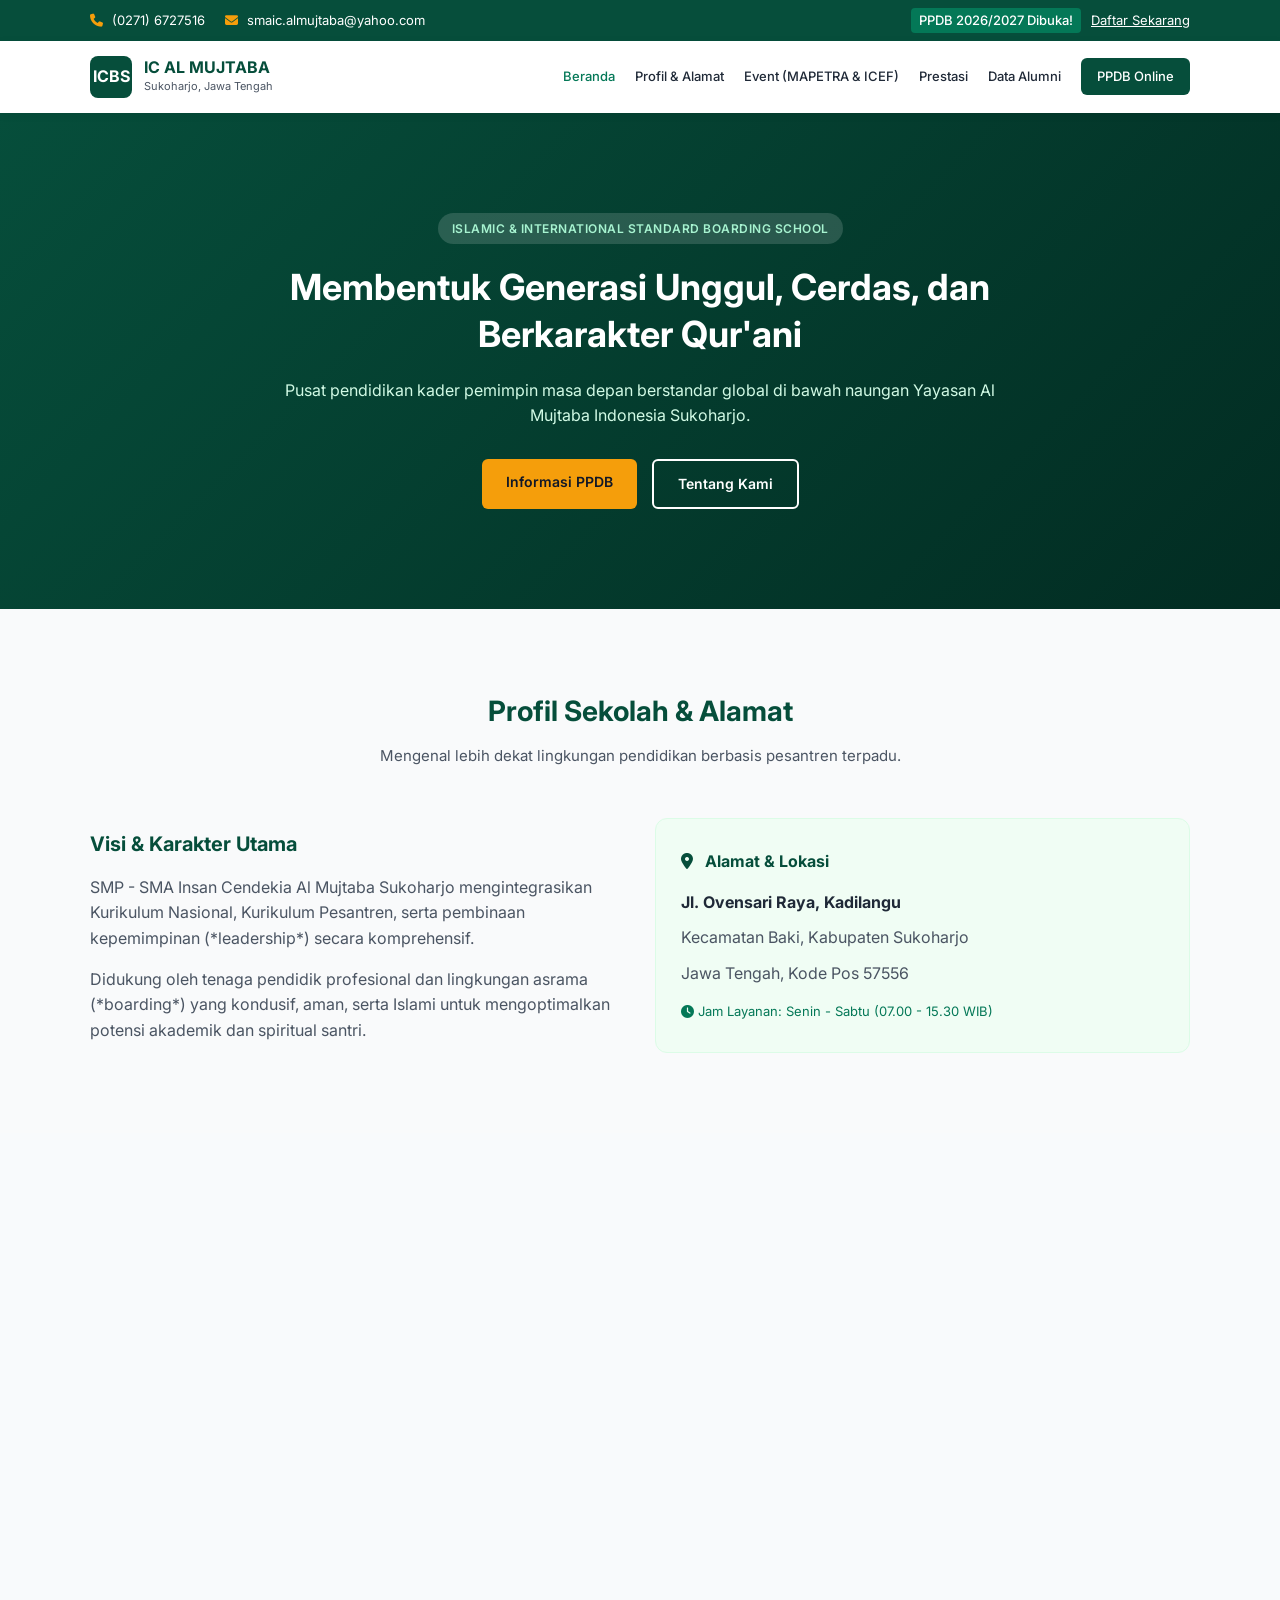
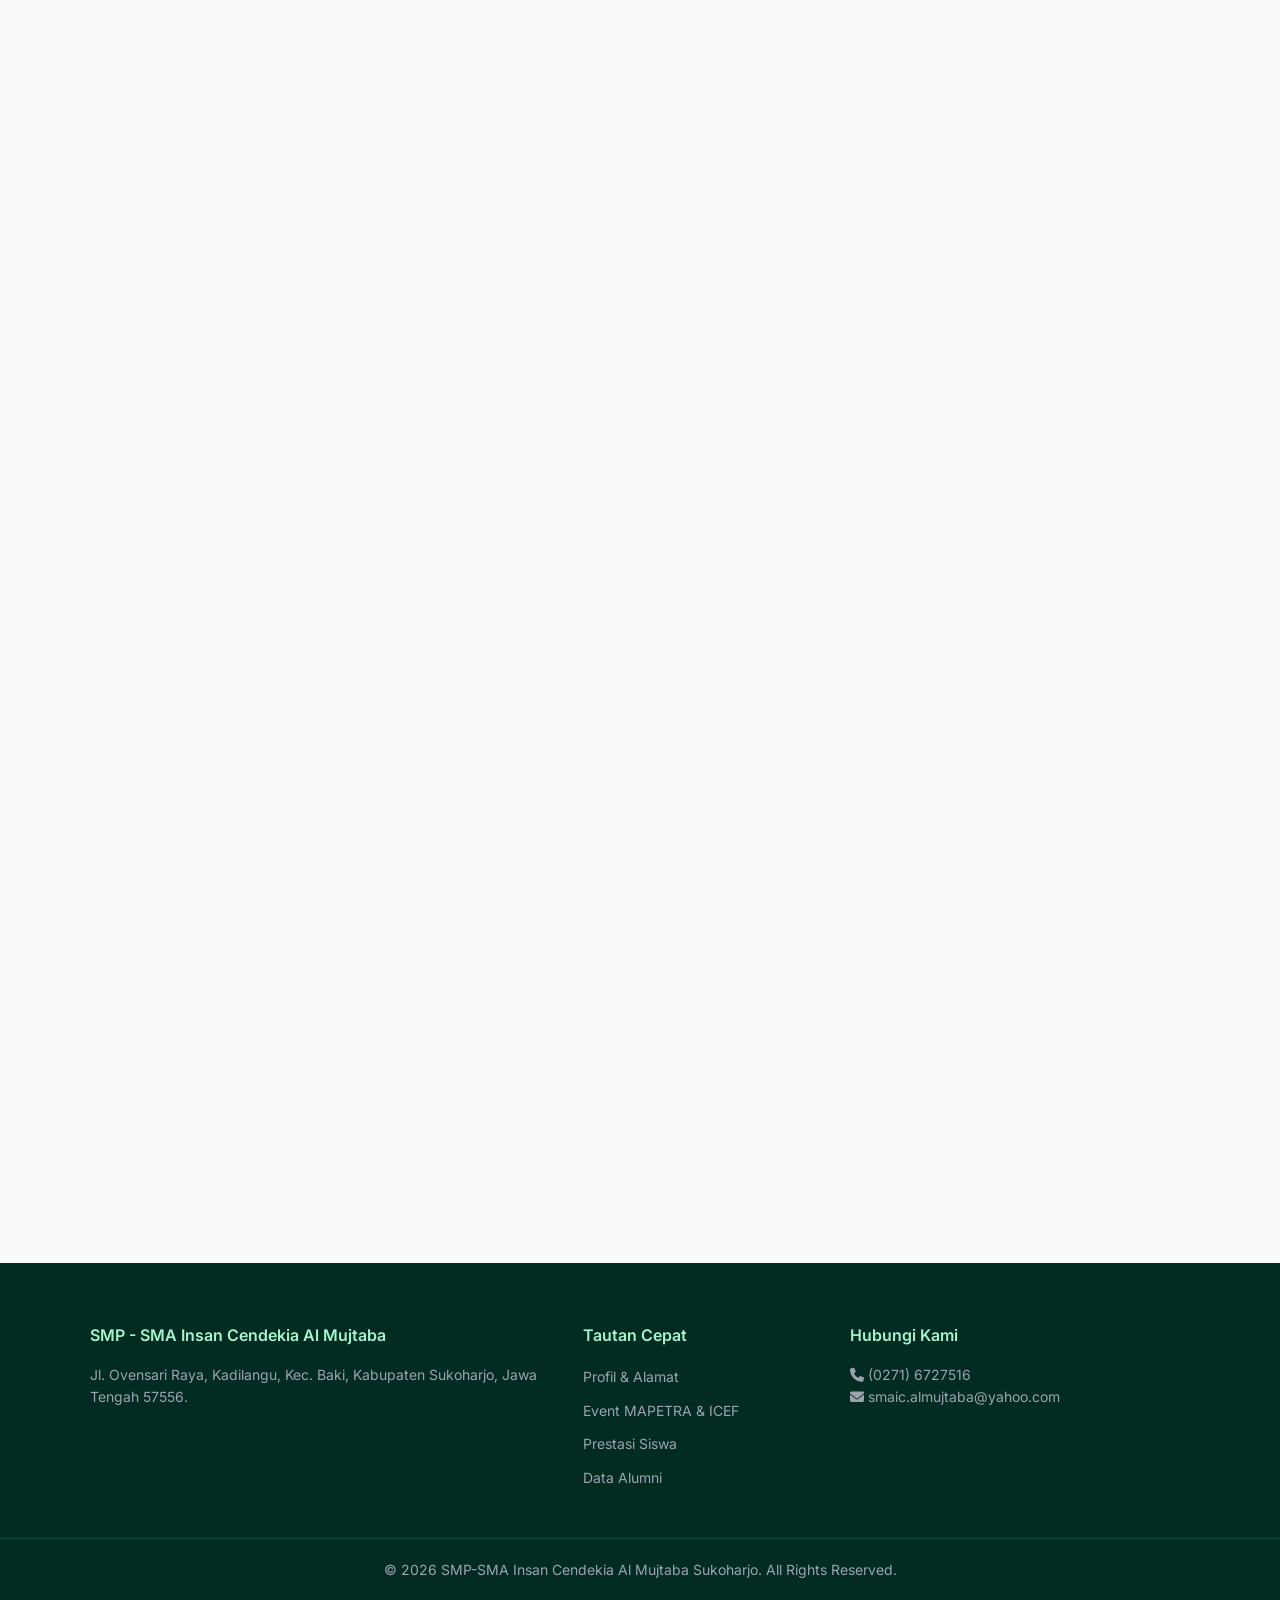
<file: proyek 2/index.html>
<!DOCTYPE html>
<html lang="id">
<head>
    <meta charset="UTF-8">
    <meta name="viewport" content="width=device-width, initial-scale=1.0">
    <title>SMP - SMA Insan Cendekia Al Mujtaba Sukoharjo</title>
    <link rel="stylesheet" href="style.css">
    <link href="https://fonts.googleapis.com/css2?family=Inter:wght@300;400;500;600;700;800&display=swap" rel="stylesheet">
    <link rel="stylesheet" href="https://cdnjs.cloudflare.com/ajax/libs/font-awesome/6.4.0/css/all.min.css">
</head>
<body>

    <!-- Top Bar -->
    <div class="top-bar">
        <div class="container top-bar-flex">
            <div class="contact-info">
                <span><i class="fa fa-phone"></i> (0271) 6727516</span>
                <span><i class="fa fa-envelope"></i> smaic.almujtaba@yahoo.com</span>
            </div>
            <div class="ppdb-badge">
                <span>PPDB 2026/2027 Dibuka!</span>
                <a href="#ppdb" class="btn-animate">Daftar Sekarang</a>
            </div>
        </div>
    </div>

    <!-- Navbar -->
    <nav class="navbar" id="navbar">
        <div class="container nav-flex">
            <div class="brand">
                <div class="brand-logo">ICBS</div>
                <div class="brand-text">
                    <h1>IC AL MUJTABA</h1>
                    <p>Sukoharjo, Jawa Tengah</p>
                </div>
            </div>
            <div class="nav-links" id="navLinks">
                <a href="#" class="active btn-animate">Beranda</a>
                <a href="#profil" class="btn-animate">Profil & Alamat</a>
                <a href="#event" class="btn-animate">Event (MAPETRA & ICEF)</a>
                <a href="#prestasi" class="btn-animate">Prestasi</a>
                <a href="#alumni" class="btn-animate">Data Alumni</a>
                <a href="#ppdb" class="btn-nav btn-animate">PPDB Online</a>
            </div>
            <button class="menu-toggle btn-animate" id="menuToggle" aria-label="Toggle Menu">
                <i class="fa fa-bars"></i>
            </button>
        </div>
    </nav>

    <!-- Hero Section dengan Parallax & Fade-In Animasi -->
    <header class="hero">
        <div class="container hero-content animate-on-load">
            <span class="hero-tag">Islamic & International Standard Boarding School</span>
            <h2>Membentuk Generasi Unggul, Cerdas, dan Berkarakter Qur'ani</h2>
            <p>Pusat pendidikan kader pemimpin masa depan berstandar global di bawah naungan Yayasan Al Mujtaba Indonesia Sukoharjo.</p>
            <div class="hero-buttons">
                <a href="#ppdb" class="btn btn-warning btn-animate">Informasi PPDB</a>
                <a href="#profil" class="btn btn-outline btn-animate">Tentang Kami</a>
            </div>
        </div>
    </header>

    <!-- Profil & Alamat Section -->
    <section class="section bg-white" id="profil">
        <div class="container">
            <div class="section-title reveal">
                <h3>Profil Sekolah & Alamat</h3>
                <p>Mengenal lebih dekat lingkungan pendidikan berbasis pesantren terpadu.</p>
            </div>
            <div class="grid-2">
                <div class="profile-desc reveal-left">
                    <h4 style="color: var(--primary); margin-bottom: 15px; font-size: 20px;">Visi & Karakter Utama</h4>
                    <p style="margin-bottom: 15px; color: var(--text-muted);">SMP - SMA Insan Cendekia Al Mujtaba Sukoharjo mengintegrasikan Kurikulum Nasional, Kurikulum Pesantren, serta pembinaan kepemimpinan (*leadership*) secara komprehensif.</p>
                    <p style="color: var(--text-muted);">Didukung oleh tenaga pendidik profesional dan lingkungan asrama (*boarding*) yang kondusif, aman, serta Islami untuk mengoptimalkan potensi akademik dan spiritual santri.</p>
                </div>
                <div class="profile-address card reveal-right" style="text-align: left; background: #f0fdf4;">
                    <h4 style="color: var(--primary); margin-bottom: 15px;"><i class="fa fa-map-marker-alt" style="margin-right: 8px;"></i> Alamat & Lokasi</h4>
                    <p style="margin-bottom: 10px; color: var(--text-dark);"><strong>Jl. Ovensari Raya, Kadilangu</strong></p>
                    <p style="margin-bottom: 10px; color: var(--text-muted);">Kecamatan Baki, Kabupaten Sukoharjo</p>
                    <p style="margin-bottom: 15px; color: var(--text-muted);">Jawa Tengah, Kode Pos 57556</p>
                    <p style="font-size: 13px; color: var(--primary-light);"><i class="fa fa-clock"></i> Jam Layanan: Senin - Sabtu (07.00 - 15.30 WIB)</p>
                </div>
            </div>
        </div>
    </section>

    <!-- Event Khusus: MAPETRA & ICEF -->
    <section class="section" id="event" style="background-color: #f8fafc;">
        <div class="container">
            <div class="section-title reveal">
                <h3>Event Unggulan Sekolah</h3>
                <p>Wadah pengembangan bakat, kreativitas, dan jiwa kepemimpinan santri.</p>
            </div>
            <div class="grid-2">
                <div class="card reveal-left" style="text-align: left; background: white;">
                    <div class="card-icon" style="margin: 0 0 20px 0;"><i class="fa fa-theater-masks"></i></div>
                    <h4 style="color: var(--primary); margin-bottom: 10px;">MAPETRA (Malam Pertunjukan Talenta & Kreasi)</h4>
                    <p style="color: var(--text-muted); font-size: 14px; line-height: 1.6;">
                        Ajang tahunan bergengsi di mana para murid belajar langsung mengelola sebuah *event* besar. Menampilkan pentas seni kreatif, teater, musikal, dan pameran karya seni rupa.
                    </p>
                </div>
                <div class="card reveal-right" style="text-align: left; background: white;">
                    <div class="card-icon" style="margin: 0 0 20px 0;"><i class="fa fa-star"></i></div>
                    <h4 style="color: var(--primary); margin-bottom: 10px;">ICEF (Insan Cendekia Festival)</h4>
                    <p style="color: var(--text-muted); font-size: 14px; line-height: 1.6;">
                        Festival akbar yang memuat berbagai perlombaan akademik dan non-akademik antar pelajar sebagai wadah penumbuhan jiwa sportivitas dan unjuk prestasi.
                    </p>
                </div>
            </div>
        </div>
    </section>

    <!-- Statistik Counter Berulang (Naik Saat Dilihat, Reset Saat Ditinggal) -->
    <section class="stats-section reveal">
        <div class="container grid-4">
            <div class="stat-item">
                <h3 class="counter" data-target="15">0</h3>
                <p>Tahun Pengalaman</p>
            </div>
            <div class="stat-item">
                <h3><span class="counter" data-target="500">0</span>+</h3>
                <p>Santri Aktif Berprestasi</p>
            </div>
            <div class="stat-item">
                <h3 class="counter" data-target="50">0</h3>
                <p>Guru & Pembina Profesional</p>
            </div>
            <div class="stat-item">
                <h3><span class="counter" data-target="100">0</span>%</h3>
                <p>Lulusan Melanjutkan ke PTN / Luar Negeri</p>
            </div>
        </div>
    </section>

    <!-- Prestasi Section -->
    <section class="section bg-white" id="prestasi">
        <div class="container">
            <div class="section-title reveal">
                <h3>Prestasi Santri & Sekolah</h3>
                <p>Rekam jejak membanggakan di tingkat regional hingga nasional.</p>
            </div>
            <div class="grid-3">
                <div class="card reveal" style="text-align: left;">
                    <span style="background: var(--accent); color: #111; font-size: 11px; padding: 2px 8px; border-radius: 4px; font-weight: 600;">Nasional</span>
                    <h4 style="margin-top: 10px;">Olimpiade Sains & Bahasa</h4>
                    <p style="font-size: 13px; color: var(--text-muted); margin-top: 8px;">Meraih Medali Emas Olimpiade Sains Siswa Nasional Bidang Bahasa Inggris serta kompetisi biologi.</p>
                </div>
                <div class="card reveal" style="text-align: left; animation-delay: 0.1s;">
                    <span style="background: var(--accent); color: #111; font-size: 11px; padding: 2px 8px; border-radius: 4px; font-weight: 600;">Provinsi</span>
                    <h4 style="margin-top: 10px;">Juara Umum FLS2N Sukoharjo</h4>
                    <p style="font-size: 13px; color: var(--text-muted); margin-top: 8px;">Memborong juara pertama dalam ajang FLS2N meliputi cabang lomba Komik Digital, Jurnalistik, dan Kriya.</p>
                </div>
                <div class="card reveal" style="text-align: left; animation-delay: 0.2s;">
                    <span style="background: var(--accent); color: #111; font-size: 11px; padding: 2px 8px; border-radius: 4px; font-weight: 600;">Akademik</span>
                    <h4 style="margin-top: 10px;">Penerimaan SNBP Tertinggi</h4>
                    <p style="font-size: 13px; color: var(--text-muted); margin-top: 8px;">Mencatatkan persentase penerimaan siswa ke Perguruan Tinggi Negeri (PTN) jalur SNBP tertinggi.</p>
                </div>
            </div>
        </div>
    </section>

    <!-- Data Alumni Section -->
    <section class="section" id="alumni" style="background-color: #f9fafb;">
        <div class="container">
            <div class="section-title reveal">
                <h3>Data & Jejak Alumni</h3>
                <p>Alumni tersebar di berbagai perguruan tinggi ternama dan berkiprah di masyarakat.</p>
            </div>
            <div class="grid-3" style="text-align: center;">
                <div class="card reveal" style="background: white;">
                    <i class="fa fa-university" style="font-size: 32px; color: var(--primary); margin-bottom: 15px;"></i>
                    <h4 style="font-size: 16px; margin-bottom: 8px;">PTN Favorit Dalam Negeri</h4>
                    <p style="font-size: 13px; color: var(--text-muted);">Alumni diterima di UI, UGM, ITB, Undip, ITS, UNS, dan universitas negeri unggulan lainnya.</p>
                </div>
                <div class="card reveal" style="background: white; animation-delay: 0.1s;">
                    <i class="fa fa-shield-alt" style="font-size: 32px; color: var(--primary); margin-bottom: 15px;"></i>
                    <h4 style="font-size: 16px; margin-bottom: 8px;">Sekolah Kedinasan</h4>
                    <p style="font-size: 13px; color: var(--text-muted);">Banyak lulusan menembus seleksi instansi kedinasan seperti STAN, STIS, Poltek SSN, dan IPDN.</p>
                </div>
                <div class="card reveal" style="background: white; animation-delay: 0.2s;">
                    <i class="fa fa-globe" style="font-size: 32px; color: var(--primary); margin-bottom: 15px;"></i>
                    <h4 style="font-size: 16px; margin-bottom: 8px;">Studi & Peran Global</h4>
                    <p style="font-size: 13px; color: var(--text-muted);">Sebagian alumni melanjutkan studi luar negeri serta aktif menjadi wirausahawan muda.</p>
                </div>
            </div>
        </div>
    </section>

    <!-- Footer -->
    <footer class="footer">
        <div class="container grid-footer">
            <div>
                <h4>SMP - SMA Insan Cendekia Al Mujtaba</h4>
                <p>Jl. Ovensari Raya, Kadilangu, Kec. Baki, Kabupaten Sukoharjo, Jawa Tengah 57556.</p>
            </div>
            <div>
                <h4>Tautan Cepat</h4>
                <ul class="footer-links">
                    <li><a href="#profil" class="btn-animate">Profil & Alamat</a></li>
                    <li><a href="#event" class="btn-animate">Event MAPETRA & ICEF</a></li>
                    <li><a href="#prestasi" class="btn-animate">Prestasi Siswa</a></li>
                    <li><a href="#alumni" class="btn-animate">Data Alumni</a></li>
                </ul>
            </div>
            <div>
                <h4>Hubungi Kami</h4>
                <p><i class="fa fa-phone"></i> (0271) 6727516</p>
                <p><i class="fa fa-envelope"></i> smaic.almujtaba@yahoo.com</p>
            </div>
        </div>
        <div class="footer-bottom">
            <p>&copy; 2026 SMP-SMA Insan Cendekia Al Mujtaba Sukoharjo. All Rights Reserved.</p>
        </div>
    </footer>

    <script src="script.js"></script>
</body>
</html>
</file>
<file: proyek 2/style.css>
:root {
    --primary: #064e3b;      
    --primary-light: #047857;
    --accent: #f59e0b;       
    --bg-light: #f9fafb;     
    --text-dark: #1f2937;    
    --text-muted: #4b5563;   
    --white: #ffffff;
}

* {
    margin: 0;
    padding: 0;
    box-sizing: border-box;
    font-family: 'Inter', sans-serif;
}

html {
    scroll-behavior: smooth;
}

body {
    background-color: var(--bg-light);
    color: var(--text-dark);
    line-height: 1.6;
    overflow-x: hidden;
}

.container {
    width: 100%;
    max-width: 1140px;
    margin: 0 auto;
    padding: 0 20px;
}

/* --- ANIMASI KELAS (SCROLL REVEAL & INTERNASIONAL STYLE) --- */
.animate-on-load {
    animation: fadeInDown 1s cubic-bezier(0.16, 1, 0.3, 1) forwards;
}

@keyframes fadeInDown {
    from {
        opacity: 0;
        transform: translateY(-30px);
    }
    to {
        opacity: 1;
        transform: translateY(0);
    }
}

/* Kelas untuk trigger Intersection Observer */
.reveal {
    opacity: 0;
    transform: translateY(40px);
    transition: opacity 0.8s cubic-bezier(0.16, 1, 0.3, 1), transform 0.8s cubic-bezier(0.16, 1, 0.3, 1);
}

.reveal.active {
    opacity: 1;
    transform: translateY(0);
}

.reveal-left {
    opacity: 0;
    transform: translateX(-50px);
    transition: opacity 0.8s cubic-bezier(0.16, 1, 0.3, 1), transform 0.8s cubic-bezier(0.16, 1, 0.3, 1);
}

.reveal-left.active {
    opacity: 1;
    transform: translateX(0);
}

.reveal-right {
    opacity: 0;
    transform: translateX(50px);
    transition: opacity 0.8s cubic-bezier(0.16, 1, 0.3, 1), transform 0.8s cubic-bezier(0.16, 1, 0.3, 1);
}

.reveal-right.active {
    opacity: 1;
    transform: translateX(0);
}

/* Animasi Tombol (Efek Tekan / Click Feedback) */
.btn-animate {
    transition: transform 0.15s ease, background-color 0.2s ease, box-shadow 0.2s ease;
    cursor: pointer;
}

.btn-animate:hover {
    transform: translateY(-2px);
    box-shadow: 0 4px 12px rgba(6, 78, 59, 0.15);
}

.btn-animate:active {
    transform: scale(0.92);
}

/* Top Bar */
.top-bar {
    background-color: var(--primary);
    color: var(--white);
    font-size: 13px;
    padding: 8px 0;
}

.top-bar-flex {
    display: flex;
    justify-content: space-between;
    align-items: center;
    flex-wrap: wrap;
    gap: 10px;
}

.contact-info {
    display: flex;
    gap: 20px;
}

.contact-info span i {
    margin-right: 5px;
    color: var(--accent);
}

.ppdb-badge {
    display: flex;
    align-items: center;
    gap: 10px;
}

.ppdb-badge span {
    background-color: var(--primary-light);
    padding: 2px 8px;
    border-radius: 4px;
    font-weight: 500;
}

.ppdb-badge a {
    color: var(--white);
    text-decoration: underline;
}

.ppdb-badge a:hover {
    color: var(--accent);
}

/* Navbar */
.navbar {
    background-color: var(--white);
    box-shadow: 0 2px 10px rgba(0,0,0,0.05);
    position: sticky;
    top: 0;
    z-index: 1000;
    transition: all 0.3s ease;
}

.nav-flex {
    display: flex;
    justify-content: space-between;
    align-items: center;
    padding: 15px 20px;
}

.brand {
    display: flex;
    align-items: center;
    gap: 12px;
}

.brand-logo {
    background-color: var(--primary);
    color: var(--white);
    width: 42px;
    height: 42px;
    display: flex;
    align-items: center;
    justify-content: center;
    font-weight: 700;
    border-radius: 8px;
    font-size: 16px;
    transition: transform 0.3s ease;
}

.brand-logo:hover {
    transform: rotate(10deg) scale(1.05);
}

.brand-text h1 {
    font-size: 16px;
    color: var(--primary);
    font-weight: 700;
    line-height: 1.2;
}

.brand-text p {
    font-size: 11px;
    color: var(--text-muted);
}

.nav-links {
    display: flex;
    align-items: center;
    gap: 20px;
}

.nav-links a {
    text-decoration: none;
    color: var(--text-dark);
    font-weight: 500;
    font-size: 13px;
    transition: color 0.2s;
}

.nav-links a:hover, .nav-links a.active {
    color: var(--primary-light);
}

.btn-nav {
    background-color: var(--primary);
    color: var(--white) !important;
    padding: 8px 16px;
    border-radius: 6px;
}

.btn-nav:hover {
    background-color: var(--primary-light) !important;
    color: var(--white) !important;
}

.menu-toggle {
    display: none;
    background: none;
    border: none;
    font-size: 22px;
    color: var(--text-dark);
    cursor: pointer;
}

/* Hero Section */
.hero {
    background: linear-gradient(135deg, var(--primary) 0%, #022c22 100%);
    color: var(--white);
    padding: 100px 0;
    text-align: center;
    position: relative;
    overflow: hidden;
}

.hero-content {
    max-width: 750px;
}

.hero-tag {
    display: inline-block;
    background-color: rgba(255, 255, 255, 0.15);
    color: #a7f3d0;
    font-size: 12px;
    font-weight: 600;
    padding: 6px 14px;
    border-radius: 20px;
    text-transform: uppercase;
    letter-spacing: 0.5px;
    margin-bottom: 20px;
}

.hero h2 {
    font-size: 36px;
    font-weight: 700;
    line-height: 1.3;
    margin-bottom: 20px;
}

.hero p {
    font-size: 16px;
    color: #d1fae5;
    margin-bottom: 30px;
}

.hero-buttons {
    display: flex;
    justify-content: center;
    gap: 15px;
    flex-wrap: wrap;
}

.btn {
    display: inline-block;
    padding: 12px 24px;
    border-radius: 6px;
    font-weight: 600;
    font-size: 14px;
    text-decoration: none;
}

.btn-warning {
    background-color: var(--accent);
    color: #111827;
}

.btn-warning:hover {
    background-color: #d97706;
}

.btn-outline {
    border: 2px solid var(--white);
    color: var(--white);
}

.btn-outline:hover {
    background-color: var(--white);
    color: var(--primary);
}

/* Section Style */
.section {
    padding: 80px 0;
}

.section-title {
    text-align: center;
    max-width: 600px;
    margin: 0 auto 50px auto;
}

.section-title h3 {
    font-size: 28px;
    color: var(--primary);
    margin-bottom: 10px;
    font-weight: 700;
}

.section-title p {
    color: var(--text-muted);
    font-size: 15px;
}

/* Grid Layouts */
.grid-2 {
    display: grid;
    grid-template-columns: 1fr 1fr;
    gap: 30px;
    align-items: center;
}

.grid-3 {
    display: grid;
    grid-template-columns: repeat(3, 1fr);
    gap: 25px;
}

.grid-4 {
    display: grid;
    grid-template-columns: repeat(4, 1fr);
    gap: 20px;
}

/* Card Style dengan Efek Smooth Hover */
.card {
    background-color: #f0fdf4;
    border: 1px solid #dcfce7;
    padding: 30px 25px;
    border-radius: 12px;
    transition: transform 0.4s cubic-bezier(0.16, 1, 0.3, 1), box-shadow 0.4s cubic-bezier(0.16, 1, 0.3, 1);
}

.card:hover {
    transform: translateY(-8px);
    box-shadow: 0 15px 30px rgba(6, 78, 59, 0.08);
}

.card-icon {
    width: 50px;
    height: 50px;
    background-color: var(--primary-light);
    color: var(--white);
    border-radius: 50%;
    display: flex;
    align-items: center;
    justify-content: center;
    font-size: 20px;
    transition: transform 0.4s ease;
}

.card:hover .card-icon {
    transform: scale(1.1) rotate(5deg);
}

/* Statistik Section */
.stats-section {
    background-color: var(--primary);
    color: var(--white);
    padding: 60px 0;
    text-align: center;
}

.stat-item h3 {
    font-size: 38px;
    font-weight: 700;
    color: var(--accent);
    margin-bottom: 5px;
}

.stat-item p {
    font-size: 14px;
    color: #e5e7eb;
}

/* Footer */
.footer {
    background-color: #022c22;
    color: var(--white);
    padding: 60px 0 20px 0;
}

.grid-footer {
    display: grid;
    grid-template-columns: 2fr 1fr 1.5fr;
    gap: 40px;
    margin-bottom: 40px;
}

.footer h4 {
    font-size: 16px;
    margin-bottom: 15px;
    font-weight: 600;
    color: #a7f3d0;
}

.footer p, .footer li a {
    font-size: 14px;
    color: #9ca3af;
}

.footer-links {
    list-style: none;
}

.footer-links li {
    margin-bottom: 8px;
}

.footer-links li a {
    text-decoration: none;
    transition: color 0.2s;
}

.footer-links li a:hover {
    color: var(--white);
}

.footer-bottom {
    border-top: 1px solid #064e3b;
    padding-top: 20px;
    text-align: center;
    font-size: 13px;
    color: #6b7280;
}

/* Responsif HP / Tablet */
@media (max-width: 768px) {
    .top-bar-flex {
        flex-direction: column;
        text-align: center;
    }
    .contact-info {
        flex-direction: column;
        gap: 5px;
    }
    .menu-toggle {
        display: block;
    }
    .nav-links {
        display: none;
        flex-direction: column;
        width: 100%;
        position: absolute;
        top: 100%;
        left: 0;
        background-color: var(--white);
        padding: 20px;
        box-shadow: 0 10px 15px rgba(0,0,0,0.05);
        border-top: 1px solid #e5e7eb;
    }
    .nav-links.active {
        display: flex;
    }
    .hero h2 {
        font-size: 26px;
    }
    .grid-2, .grid-3, .grid-4, .grid-footer {
        grid-template-columns: 1fr;
    }
/* --- PLACEHOLDER FOTO ASSET STYLING --- */
.img-placeholder {
    width: 100%;
    height: 220px;
    background-color: #e2e8f0;
    border: 2px dashed #cbd5e1;
    border-radius: 8px;
    display: flex;
    flex-direction: column;
    align-items: center;
    justify-content: center;
    color: #64748b;
    margin-bottom: 15px;
    position: relative;
    overflow: hidden;
    transition: all 0.3s ease;
}

.img-placeholder i {
    font-size: 36px;
    margin-bottom: 8px;
    color: var(--primary-light);
}

.img-placeholder span {
    font-size: 12px;
    font-weight: 500;
    text-align: center;
    padding: 0 10px;
}

/* Style khusus jika nanti diganti tag <img> asli */
.img-asset {
    width: 100%;
    height: 220px;
    object-fit: cover;
    border-radius: 8px;
    margin-bottom: 15px;
}

/* Layout khusus untuk grid profil agar seimbang dengan gambar */
.profile-img-col {
    background: #ffffff;
    padding: 20px;
    border-radius: 12px;
    border: 1px solid #dcfce7;
}
}
</file>
